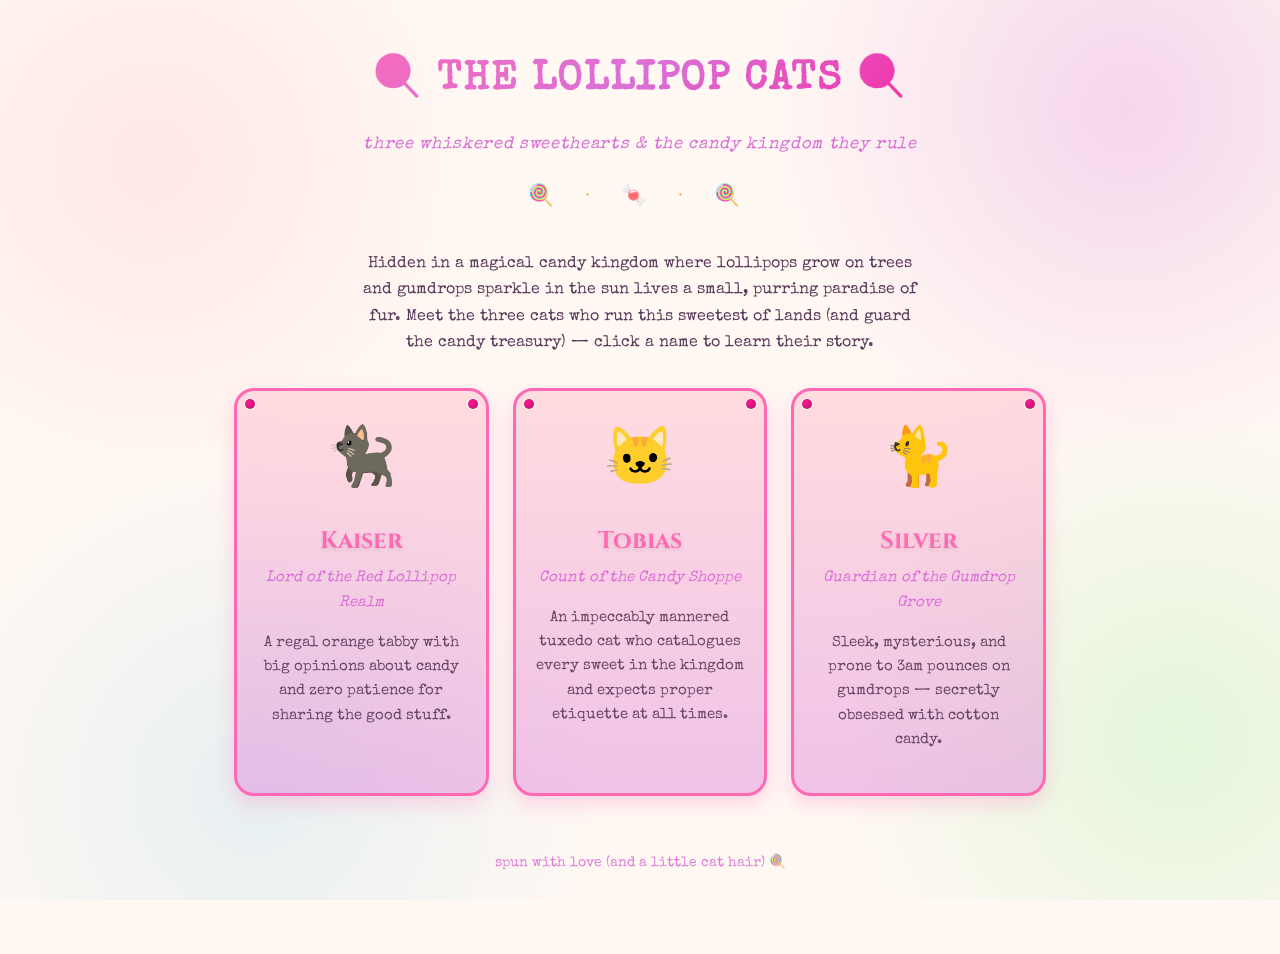
<file: index.html>
<!DOCTYPE html>
<html lang="en">
<head>
<meta charset="UTF-8">
<meta name="viewport" content="width=device-width, initial-scale=1.0">
<title>The Lollipop Cats 🍭</title>
<link rel="stylesheet" href="style.css">
</head>
<body>
<div class="wrap">
  <header class="site-header">
    <div class="site-title">🍭 The Lollipop Cats 🍭</div>
    <p class="tagline">three whiskered sweethearts &amp; the candy kingdom they rule</p>
    <div class="divider">🍭 · 🍬 · 🍭</div>
  </header>

  <p style="text-align:center; max-width: 560px; margin: 0 auto;">
    Hidden in a magical candy kingdom where lollipops grow on trees and gumdrops sparkle in the sun lives a
    small, purring paradise of fur. Meet the three cats who run this
    sweetest of lands (and guard the candy treasury) — click a name to learn their story.
  </p>

  <div class="card-grid">
    <a class="cat-card" href="kaiser.html">
      <span class="cat-portrait">🐈‍⬛</span>
      <h2>Kaiser</h2>
      <div class="cat-title">Lord of the Red Lollipop Realm</div>
      <p class="cat-blurb">A regal orange tabby with big opinions about candy and zero patience for sharing the good stuff.</p>
    </a>

    <a class="cat-card" href="tobias.html">
      <span class="cat-portrait">🐱</span>
      <h2>Tobias</h2>
      <div class="cat-title">Count of the Candy Shoppe</div>
      <p class="cat-blurb">An impeccably mannered tuxedo cat who catalogues every sweet in the kingdom and expects proper etiquette at all times.</p>
    </a>

    <a class="cat-card" href="silver.html">
      <span class="cat-portrait">🐈</span>
      <h2>Silver</h2>
      <div class="cat-title">Guardian of the Gumdrop Grove</div>
      <p class="cat-blurb">Sleek, mysterious, and prone to 3am pounces on gumdrops &mdash; secretly obsessed with cotton candy.</p>
    </a>
  </div>

  <footer class="site-footer">
    spun with love (and a little cat hair) 🍭
  </footer>
</div>
</body>
</html>
</file>
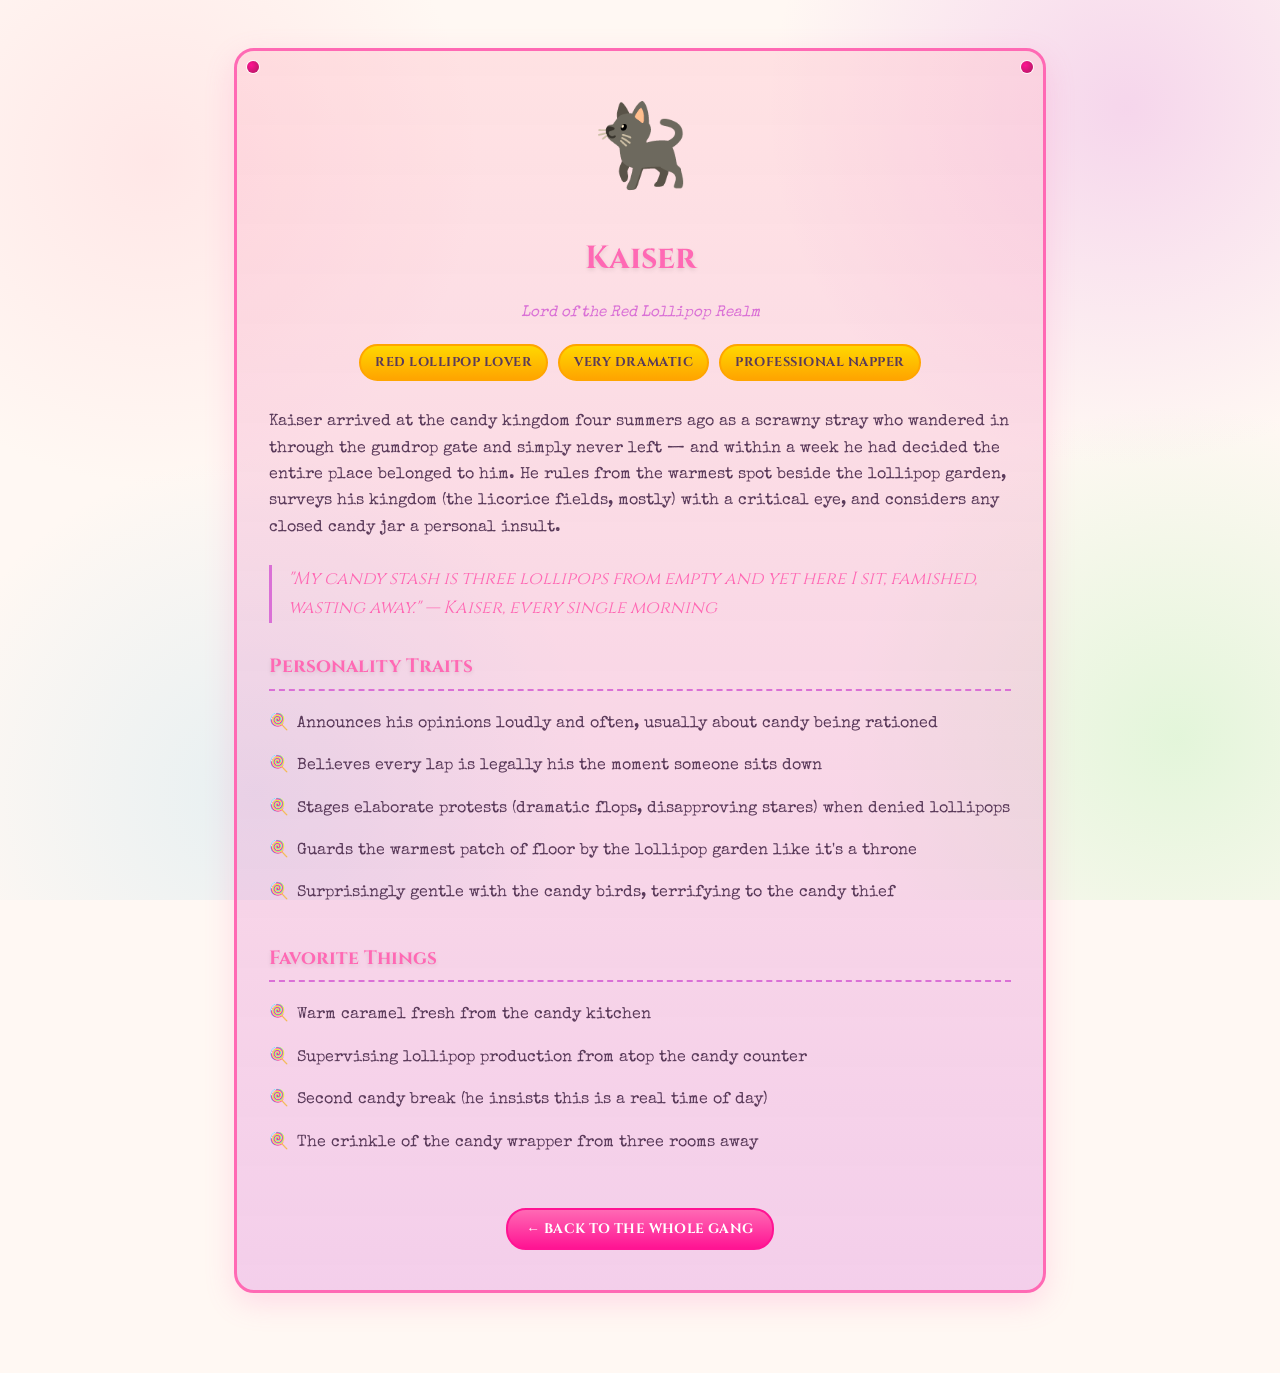
<file: kaiser.html>
<!DOCTYPE html>
<html lang="en">
<head>
<meta charset="UTF-8">
<meta name="viewport" content="width=device-width, initial-scale=1.0">
<title>Kaiser &middot; The Lollipop Cats</title>
<link rel="stylesheet" href="style.css">
</head>
<body>
<div class="wrap">
  <div class="cat-page">
    <div class="cat-hero">
      <span class="cat-portrait">🐈‍⬛</span>
      <h1>Kaiser</h1>
      <p class="cat-title">Lord of the Red Lollipop Realm</p>
      <div class="badge-row">
        <span class="badge">Red Lollipop Lover</span>
        <span class="badge">Very Dramatic</span>
        <span class="badge">Professional Napper</span>
      </div>
    </div>

    <p>
      Kaiser arrived at the candy kingdom four summers ago as a scrawny stray who
      wandered in through the gumdrop gate and simply never left &mdash; and within
      a week he had decided the entire place belonged to him. He rules from
      the warmest spot beside the lollipop garden, surveys his kingdom (the licorice
      fields, mostly) with a critical eye, and considers any closed candy jar a
      personal insult.
    </p>

    <blockquote class="catquote">
      "My candy stash is three lollipops from empty and yet here I sit, famished,
      wasting away." &mdash; Kaiser, every single morning
    </blockquote>

    <h2 class="section-title">Personality Traits</h2>
    <ul class="traits">
      <li>Announces his opinions loudly and often, usually about candy being rationed</li>
      <li>Believes every lap is legally his the moment someone sits down</li>
      <li>Stages elaborate protests (dramatic flops, disapproving stares) when denied lollipops</li>
      <li>Guards the warmest patch of floor by the lollipop garden like it's a throne</li>
      <li>Surprisingly gentle with the candy birds, terrifying to the candy thief</li>
    </ul>

    <h2 class="section-title">Favorite Things</h2>
    <ul class="traits">
      <li>Warm caramel fresh from the candy kitchen</li>
      <li>Supervising lollipop production from atop the candy counter</li>
      <li>Second candy break (he insists this is a real time of day)</li>
      <li>The crinkle of the candy wrapper from three rooms away</li>
    </ul>

    <div class="nav-row">
      <a class="back-link" href="index.html">&larr; Back to the whole gang</a>
    </div>
  </div>
</div>
</body>
</html>
</file>
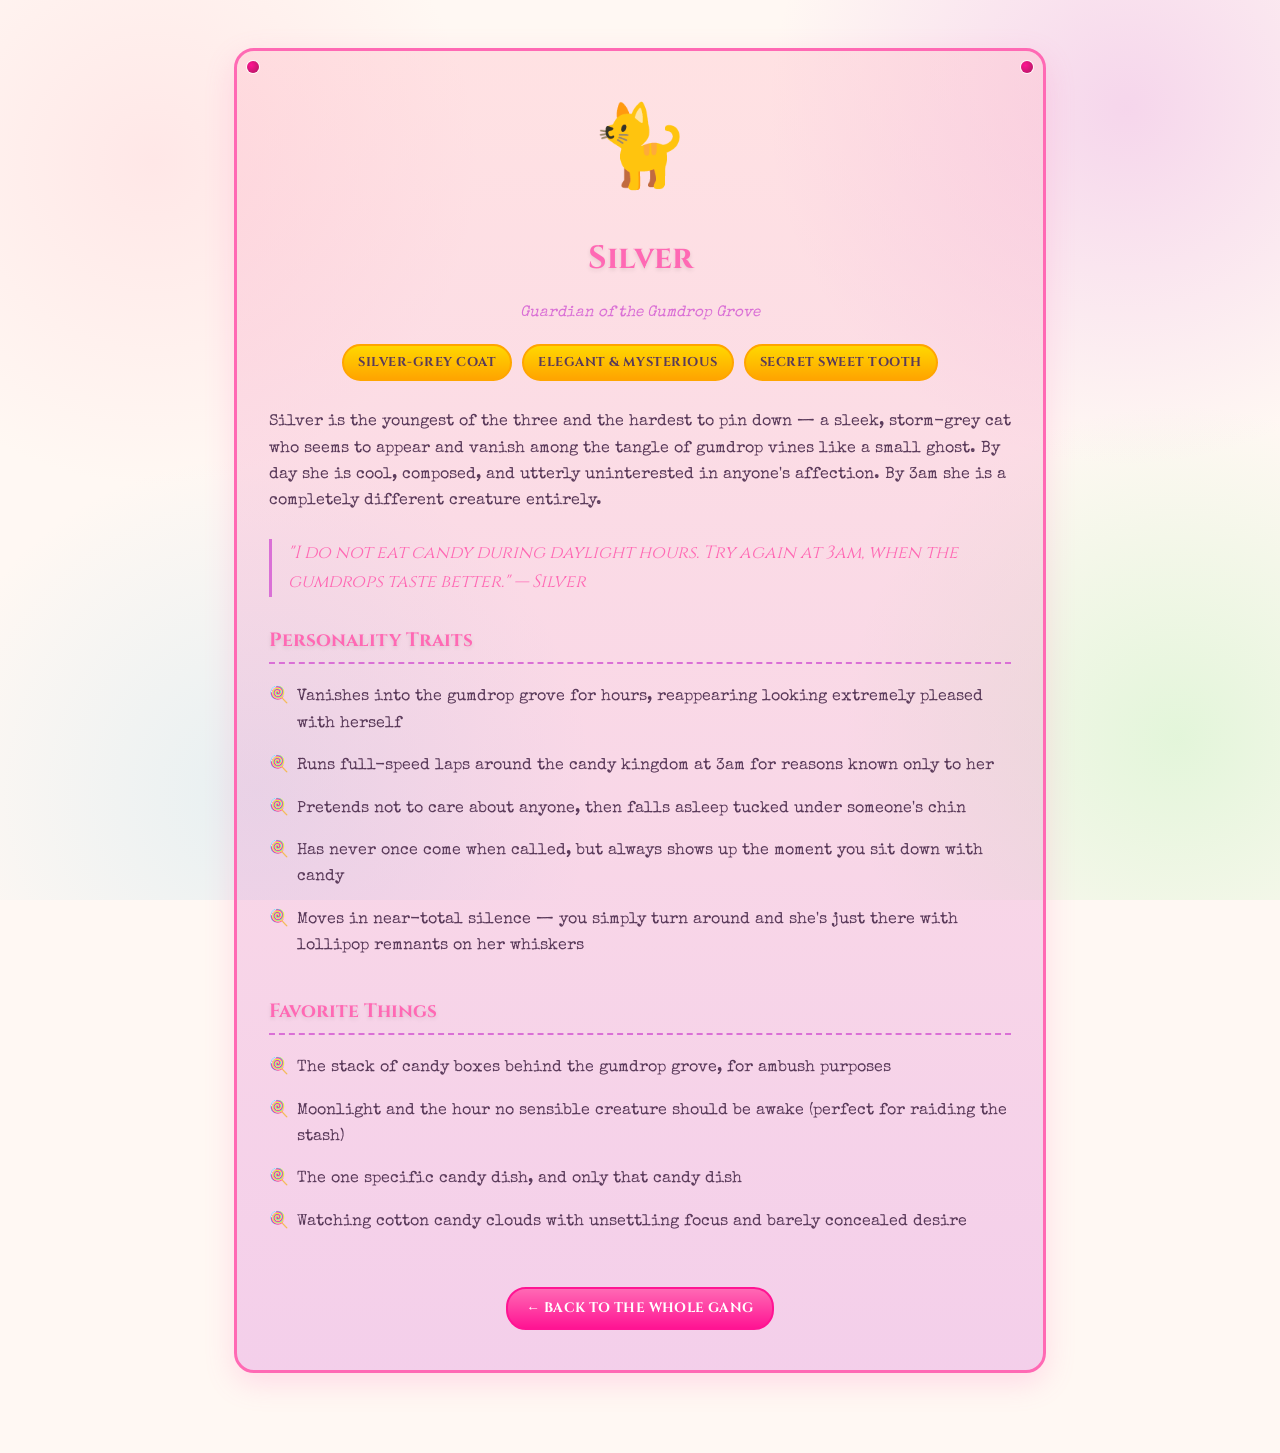
<file: silver.html>
<!DOCTYPE html>
<html lang="en">
<head>
<meta charset="UTF-8">
<meta name="viewport" content="width=device-width, initial-scale=1.0">
<title>Silver &middot; The Lollipop Cats</title>
<link rel="stylesheet" href="style.css">
</head>
<body>
<div class="wrap">
  <div class="cat-page">
    <div class="cat-hero">
      <span class="cat-portrait">🐈</span>
      <h1>Silver</h1>
      <p class="cat-title">Guardian of the Gumdrop Grove</p>
      <div class="badge-row">
        <span class="badge">Silver-Grey Coat</span>
        <span class="badge">Elegant &amp; Mysterious</span>
        <span class="badge">Secret Sweet Tooth</span>
      </div>
    </div>

    <p>
      Silver is the youngest of the three and the hardest to pin down &mdash;
      a sleek, storm-grey cat who seems to appear and vanish among the
      tangle of gumdrop vines like a small ghost. By day she is cool, composed, and
      utterly uninterested in anyone's affection. By 3am she is a completely
      different creature entirely.
    </p>

    <blockquote class="catquote">
      "I do not eat candy during daylight hours. Try again at 3am, when the gumdrops taste better." &mdash; Silver
    </blockquote>

    <h2 class="section-title">Personality Traits</h2>
    <ul class="traits">
      <li>Vanishes into the gumdrop grove for hours, reappearing looking extremely pleased with herself</li>
      <li>Runs full-speed laps around the candy kingdom at 3am for reasons known only to her</li>
      <li>Pretends not to care about anyone, then falls asleep tucked under someone's chin</li>
      <li>Has never once come when called, but always shows up the moment you sit down with candy</li>
      <li>Moves in near-total silence &mdash; you simply turn around and she's just there with lollipop remnants on her whiskers</li>
    </ul>

    <h2 class="section-title">Favorite Things</h2>
    <ul class="traits">
      <li>The stack of candy boxes behind the gumdrop grove, for ambush purposes</li>
      <li>Moonlight and the hour no sensible creature should be awake (perfect for raiding the stash)</li>
      <li>The one specific candy dish, and only that candy dish</li>
      <li>Watching cotton candy clouds with unsettling focus and barely concealed desire</li>
    </ul>

    <div class="nav-row">
      <a class="back-link" href="index.html">&larr; Back to the whole gang</a>
    </div>
  </div>
</div>
</body>
</html>
</file>
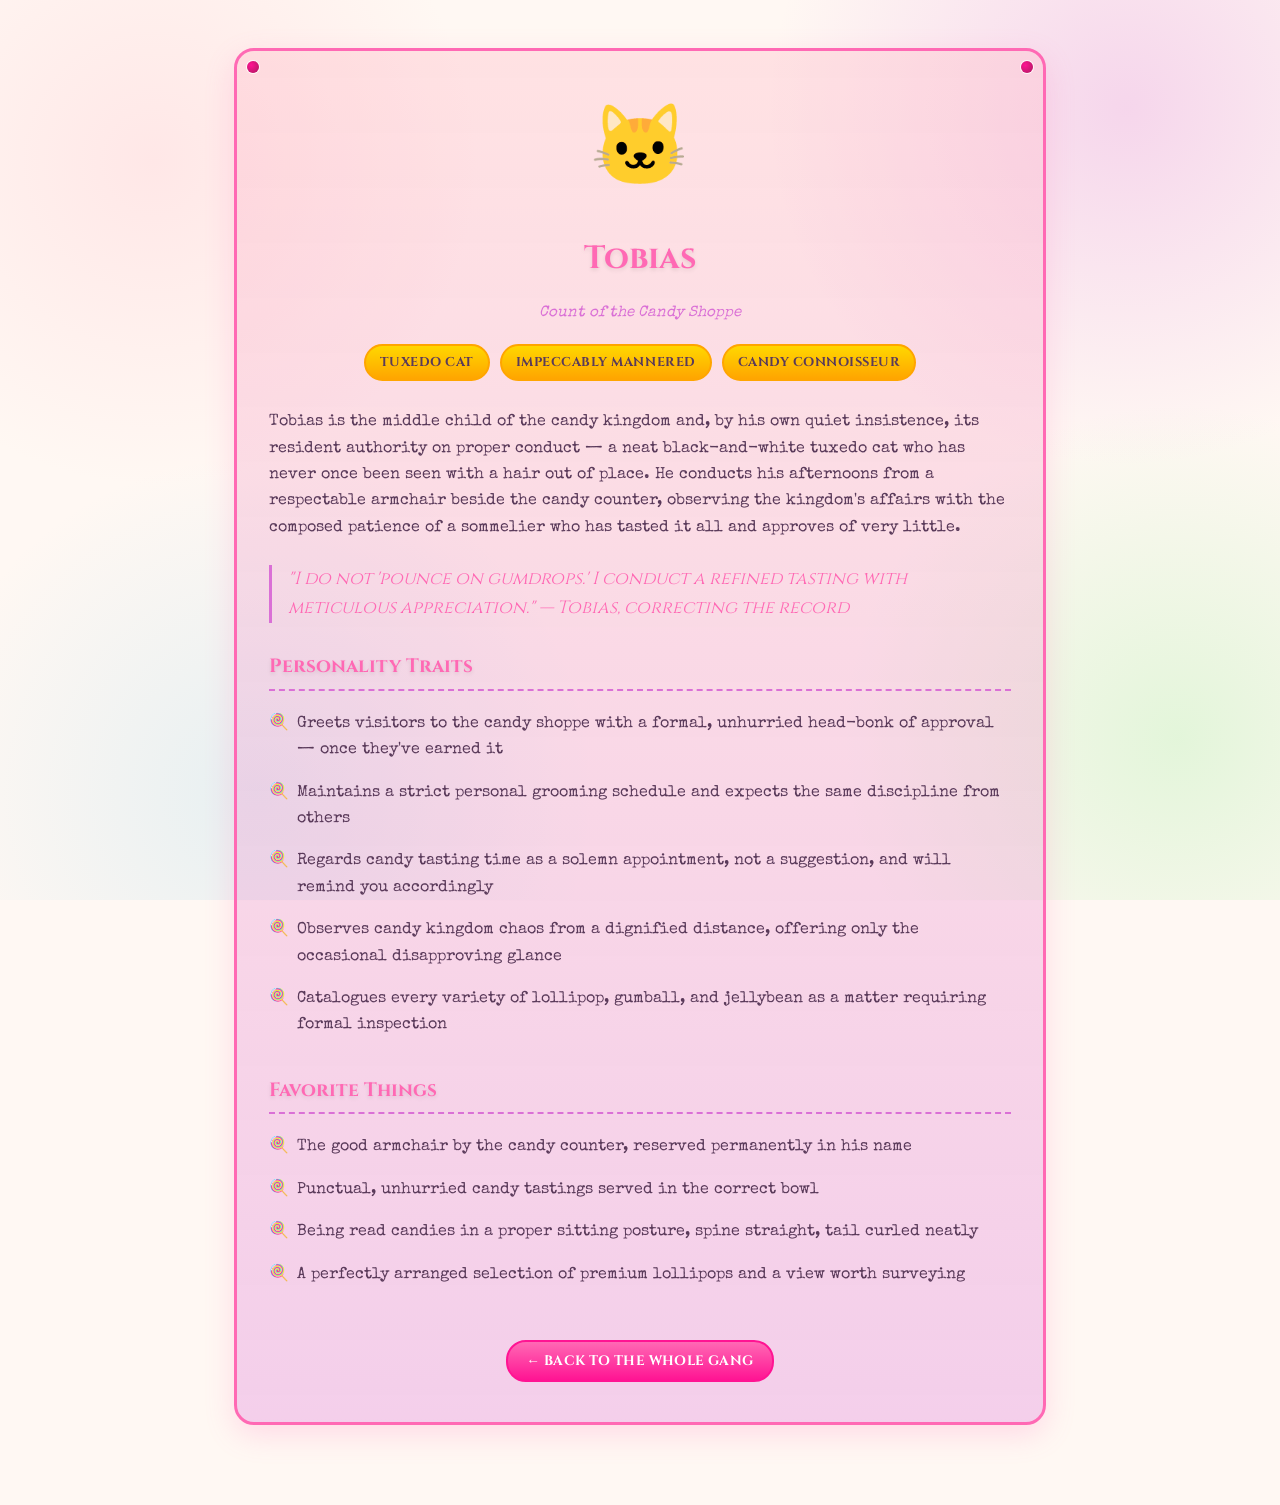
<file: tobias.html>
<!DOCTYPE html>
<html lang="en">
<head>
<meta charset="UTF-8">
<meta name="viewport" content="width=device-width, initial-scale=1.0">
<title>Tobias &middot; The Lollipop Cats</title>
<link rel="stylesheet" href="style.css">
</head>
<body>
<div class="wrap">
  <div class="cat-page">
    <div class="cat-hero">
      <span class="cat-portrait">🐱</span>
      <h1>Tobias</h1>
      <p class="cat-title">Count of the Candy Shoppe</p>
      <div class="badge-row">
        <span class="badge">Tuxedo Cat</span>
        <span class="badge">Impeccably Mannered</span>
        <span class="badge">Candy Connoisseur</span>
      </div>
    </div>

    <p>
      Tobias is the middle child of the candy kingdom and, by his own quiet
      insistence, its resident authority on proper conduct &mdash; a neat
      black-and-white tuxedo cat who has never once been seen with a hair
      out of place. He conducts his afternoons from a respectable armchair
      beside the candy counter, observing the kingdom's affairs with the composed
      patience of a sommelier who has tasted it all and approves of very little.
    </p>

    <blockquote class="catquote">
      "I do not 'pounce on gumdrops.' I conduct a refined tasting with
      meticulous appreciation." &mdash; Tobias, correcting the record
    </blockquote>

    <h2 class="section-title">Personality Traits</h2>
    <ul class="traits">
      <li>Greets visitors to the candy shoppe with a formal, unhurried head-bonk of approval &mdash; once they've earned it</li>
      <li>Maintains a strict personal grooming schedule and expects the same discipline from others</li>
      <li>Regards candy tasting time as a solemn appointment, not a suggestion, and will remind you accordingly</li>
      <li>Observes candy kingdom chaos from a dignified distance, offering only the occasional disapproving glance</li>
      <li>Catalogues every variety of lollipop, gumball, and jellybean as a matter requiring formal inspection</li>
    </ul>

    <h2 class="section-title">Favorite Things</h2>
    <ul class="traits">
      <li>The good armchair by the candy counter, reserved permanently in his name</li>
      <li>Punctual, unhurried candy tastings served in the correct bowl</li>
      <li>Being read candies in a proper sitting posture, spine straight, tail curled neatly</li>
      <li>A perfectly arranged selection of premium lollipops and a view worth surveying</li>
    </ul>

    <div class="nav-row">
      <a class="back-link" href="index.html">&larr; Back to the whole gang</a>
    </div>
  </div>
</div>
</body>
</html>
</file>
<file: style.css>
@import url('https://fonts.googleapis.com/css2?family=Cinzel:wght@500;700;900&family=Special+Elite&display=swap');

:root {
  --candy-bg: #fff8f3;
  --candy-accent: #ffc0cb;
  --candy-pink: #ff69b4;
  --candy-purple: #da70d6;
  --candy-red: #ff1493;
  --candy-yellow: #ffd700;
  --candy-blue: #87ceeb;
  --candy-green: #90ee90;
  --candy-orange: #ffa500;
  --text-dark: #5a3a5a;
  --text-light: #ffffff;
  --rivet: #14100c;
}

* { box-sizing: border-box; }

body {
  margin: 0;
  padding: 0;
  font-family: 'Special Elite', 'Courier New', monospace;
  color: var(--text-dark);
  background-color: var(--candy-bg);
  background-image:
    radial-gradient(circle at 12% 18%, rgba(255, 192, 203, 0.3) 0, transparent 24%),
    radial-gradient(circle at 88% 12%, rgba(218, 112, 214, 0.25) 0, transparent 26%),
    radial-gradient(circle at 20% 88%, rgba(135, 206, 235, 0.2) 0, transparent 26%),
    radial-gradient(circle at 92% 82%, rgba(144, 238, 144, 0.25) 0, transparent 24%);
  background-attachment: fixed;
  line-height: 1.65;
}

.wrap {
  max-width: 860px;
  margin: 0 auto;
  padding: 48px 24px 80px;
}

header.site-header {
  text-align: center;
  margin-bottom: 36px;
}

h1, h2, h3 {
  font-family: 'Cinzel', serif;
  font-weight: 700;
  color: var(--candy-pink);
  margin: 0 0 8px;
  text-shadow: 0 2px 4px rgba(0,0,0,0.1);
}

.site-title {
  font-size: 2.5rem;
  font-weight: 900;
  letter-spacing: 0.04em;
  text-transform: uppercase;
  background: linear-gradient(135deg, var(--candy-pink), var(--candy-purple), var(--candy-red));
  -webkit-background-clip: text;
  -webkit-text-fill-color: transparent;
  background-clip: text;
}

.tagline {
  color: var(--candy-purple);
  font-size: 1.05rem;
  letter-spacing: 0.04em;
  font-style: italic;
}

.divider {
  text-align: center;
  font-size: 1.3rem;
  letter-spacing: 0.6em;
  margin: 22px 0;
  color: var(--candy-orange);
  user-select: none;
}

.card-grid {
  display: grid;
  grid-template-columns: repeat(auto-fit, minmax(220px, 1fr));
  gap: 24px;
  margin-top: 32px;
}

.cat-card {
  display: block;
  text-decoration: none;
  color: var(--text-dark);
  background: linear-gradient(180deg, rgba(255, 192, 203, 0.5), rgba(218, 112, 214, 0.4));
  border-radius: 20px;
  padding: 26px 20px;
  text-align: center;
  border: 3px solid var(--candy-pink);
  box-shadow: 0 8px 20px rgba(255, 105, 180, 0.25);
  transition: transform 0.2s ease, box-shadow 0.2s ease, border-color 0.2s ease;
  position: relative;
}

.cat-card::before,
.cat-card::after {
  content: "";
  position: absolute;
  top: 8px;
  width: 10px;
  height: 10px;
  border-radius: 50%;
  background: radial-gradient(circle at 35% 35%, var(--candy-red), #c4186e 70%);
  box-shadow: 0 0 0 1px rgba(255,255,255,0.8);
}
.cat-card::before { left: 8px; }
.cat-card::after { right: 8px; }

.cat-card:hover {
  transform: translateY(-4px);
  border-color: var(--candy-red);
  box-shadow: 0 12px 26px rgba(255, 105, 180, 0.4), 0 0 18px rgba(255, 20, 147, 0.35);
}

.cat-portrait {
  font-size: 3.6rem;
  margin-bottom: 10px;
  display: block;
  filter: sepia(0.4) saturate(1.4);
}

.cat-card h2 {
  margin-bottom: 4px;
  font-size: 1.5rem;
}

.cat-title {
  font-style: italic;
  color: var(--candy-purple);
  font-size: 0.95rem;
  margin-bottom: 10px;
}

.cat-blurb {
  font-size: 0.92rem;
  color: var(--text-dark);
  opacity: 0.9;
}

/* individual cat page */
.cat-page {
  background: linear-gradient(180deg, rgba(255, 192, 203, 0.4), rgba(218, 112, 214, 0.3));
  border-radius: 20px;
  padding: 40px 32px;
  border: 3px solid var(--candy-pink);
  box-shadow: 0 10px 30px rgba(255, 105, 180, 0.2);
  position: relative;
}

.cat-page::before,
.cat-page::after {
  content: "";
  position: absolute;
  top: 10px;
  width: 12px;
  height: 12px;
  border-radius: 50%;
  background: radial-gradient(circle at 35% 35%, var(--candy-red), #c4186e 70%);
  box-shadow: 0 0 0 1px rgba(255,255,255,0.8);
}
.cat-page::before { left: 10px; }
.cat-page::after { right: 10px; }

.cat-hero {
  text-align: center;
  margin-bottom: 24px;
}

.cat-hero .cat-portrait {
  font-size: 5rem;
}

.badge-row {
  display: flex;
  flex-wrap: wrap;
  gap: 10px;
  justify-content: center;
  margin: 18px 0 28px;
}

.badge {
  background: linear-gradient(180deg, var(--candy-yellow), var(--candy-orange));
  color: var(--text-dark);
  padding: 6px 14px;
  border-radius: 20px;
  font-family: 'Cinzel', serif;
  font-size: 0.8rem;
  font-weight: 700;
  letter-spacing: 0.04em;
  text-transform: uppercase;
  border: 2px solid #ffa500;
}

.section-title {
  font-size: 1.2rem;
  border-bottom: 2px dashed var(--candy-purple);
  padding-bottom: 6px;
  margin-top: 28px;
  color: var(--candy-pink);
}

ul.traits {
  list-style: none;
  padding: 0;
  margin: 12px 0;
}

ul.traits li {
  padding: 8px 0 8px 28px;
  position: relative;
}

ul.traits li::before {
  content: "🍭";
  position: absolute;
  left: 0;
  color: var(--candy-red);
}

blockquote.catquote {
  font-family: 'Cinzel', serif;
  font-style: italic;
  color: var(--candy-pink);
  border-left: 3px solid var(--candy-purple);
  padding-left: 16px;
  margin: 24px 0;
  font-size: 1.1rem;
}

.back-link {
  display: inline-block;
  margin-top: 32px;
  text-decoration: none;
  color: var(--text-light);
  font-weight: 700;
  font-family: 'Cinzel', serif;
  letter-spacing: 0.03em;
  text-transform: uppercase;
  font-size: 0.85rem;
  background: linear-gradient(180deg, var(--candy-pink), var(--candy-red));
  border: 2px solid var(--candy-red);
  padding: 8px 18px;
  border-radius: 20px;
  transition: filter 0.2s ease, transform 0.2s ease;
}

.back-link:hover {
  filter: brightness(1.15);
  transform: translateY(-1px);
}

.nav-row {
  display: flex;
  justify-content: center;
  gap: 16px;
  margin-top: 12px;
}

footer.site-footer {
  text-align: center;
  margin-top: 56px;
  font-size: 0.85rem;
  color: var(--candy-purple);
  opacity: 0.9;
}
</file>
